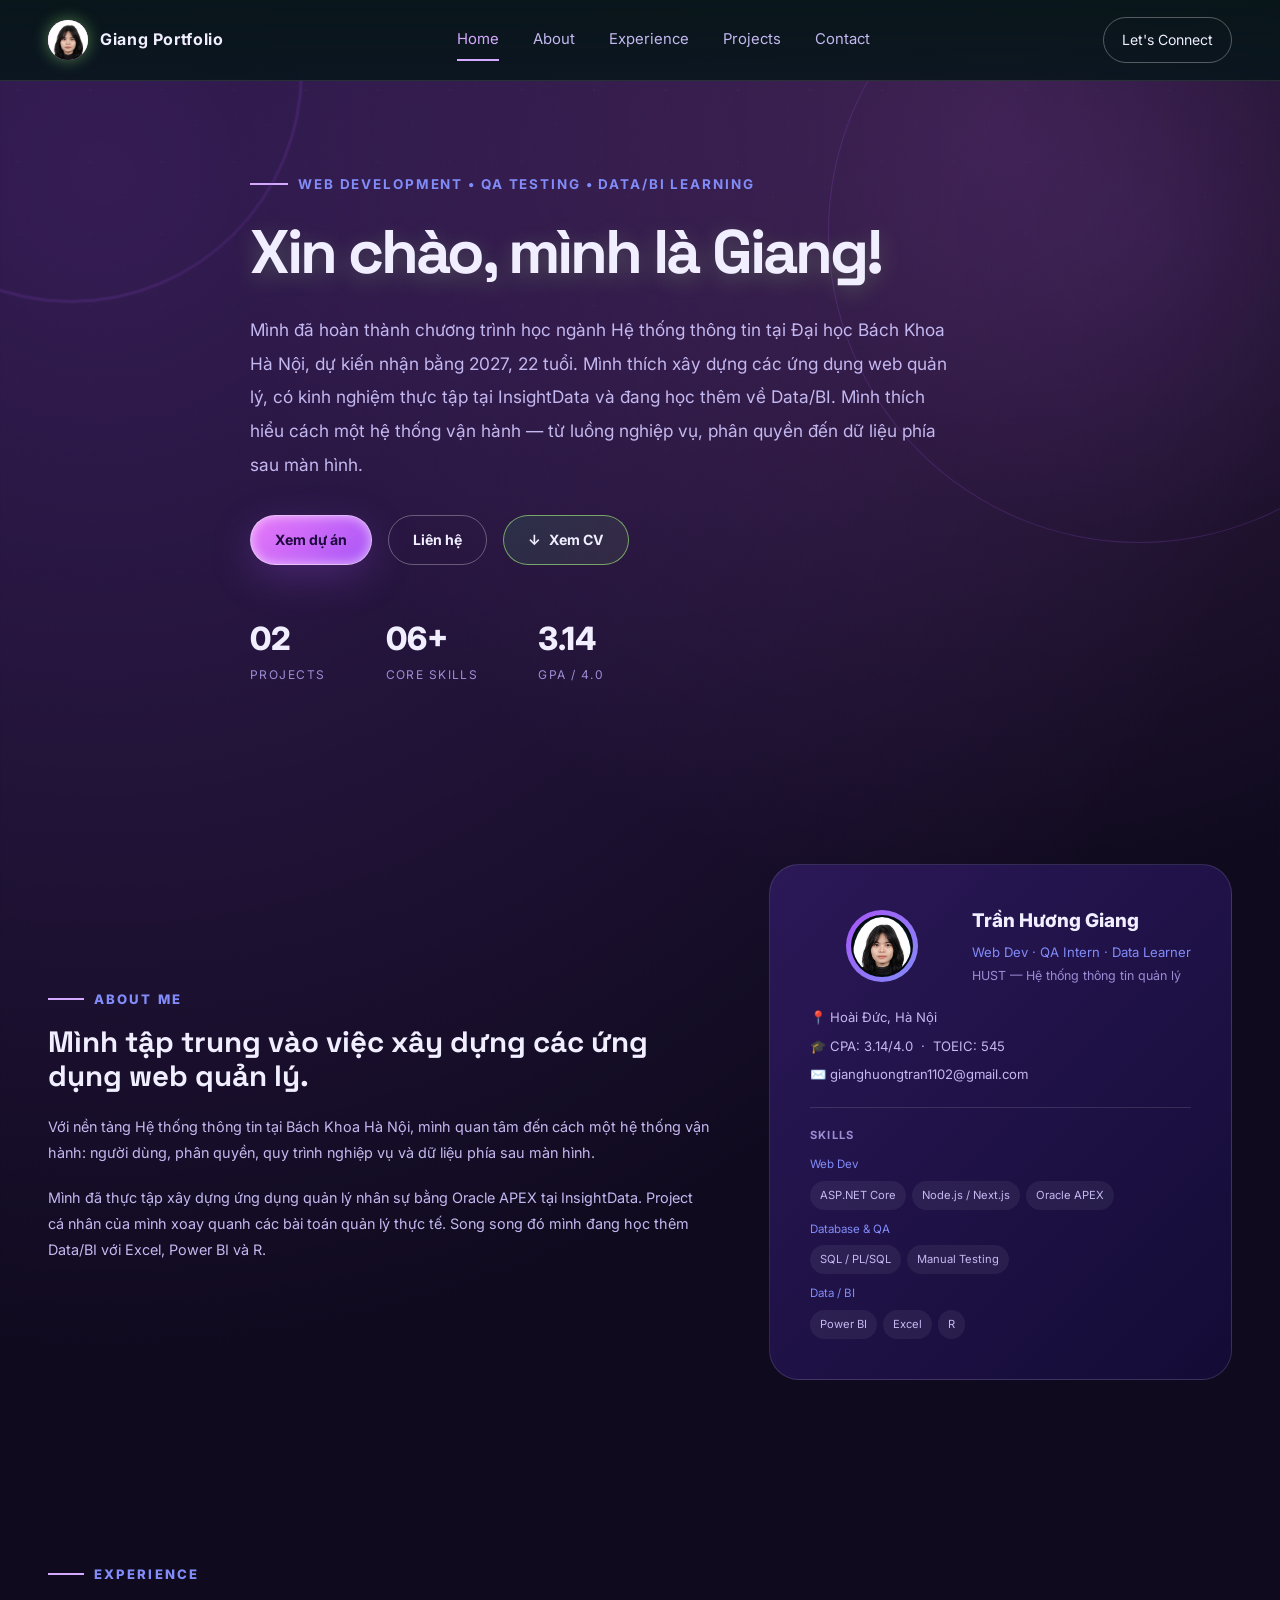
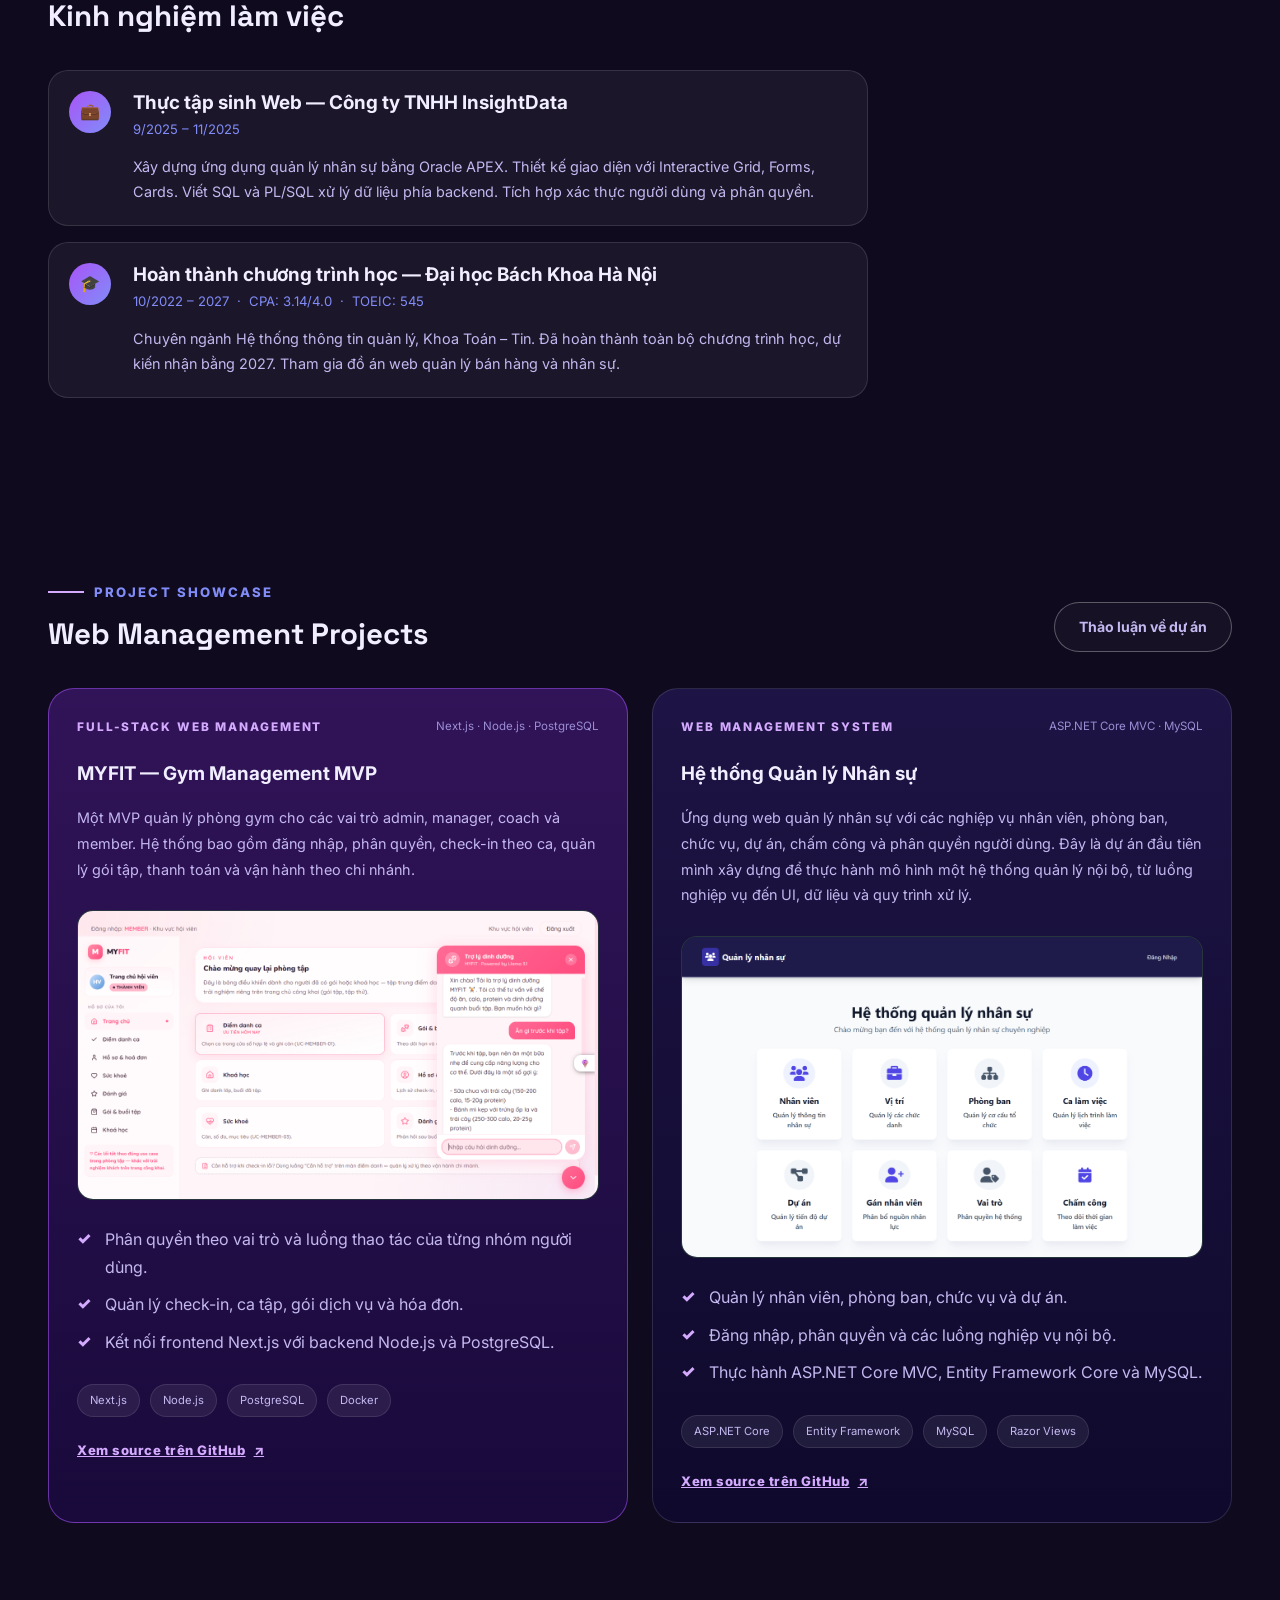
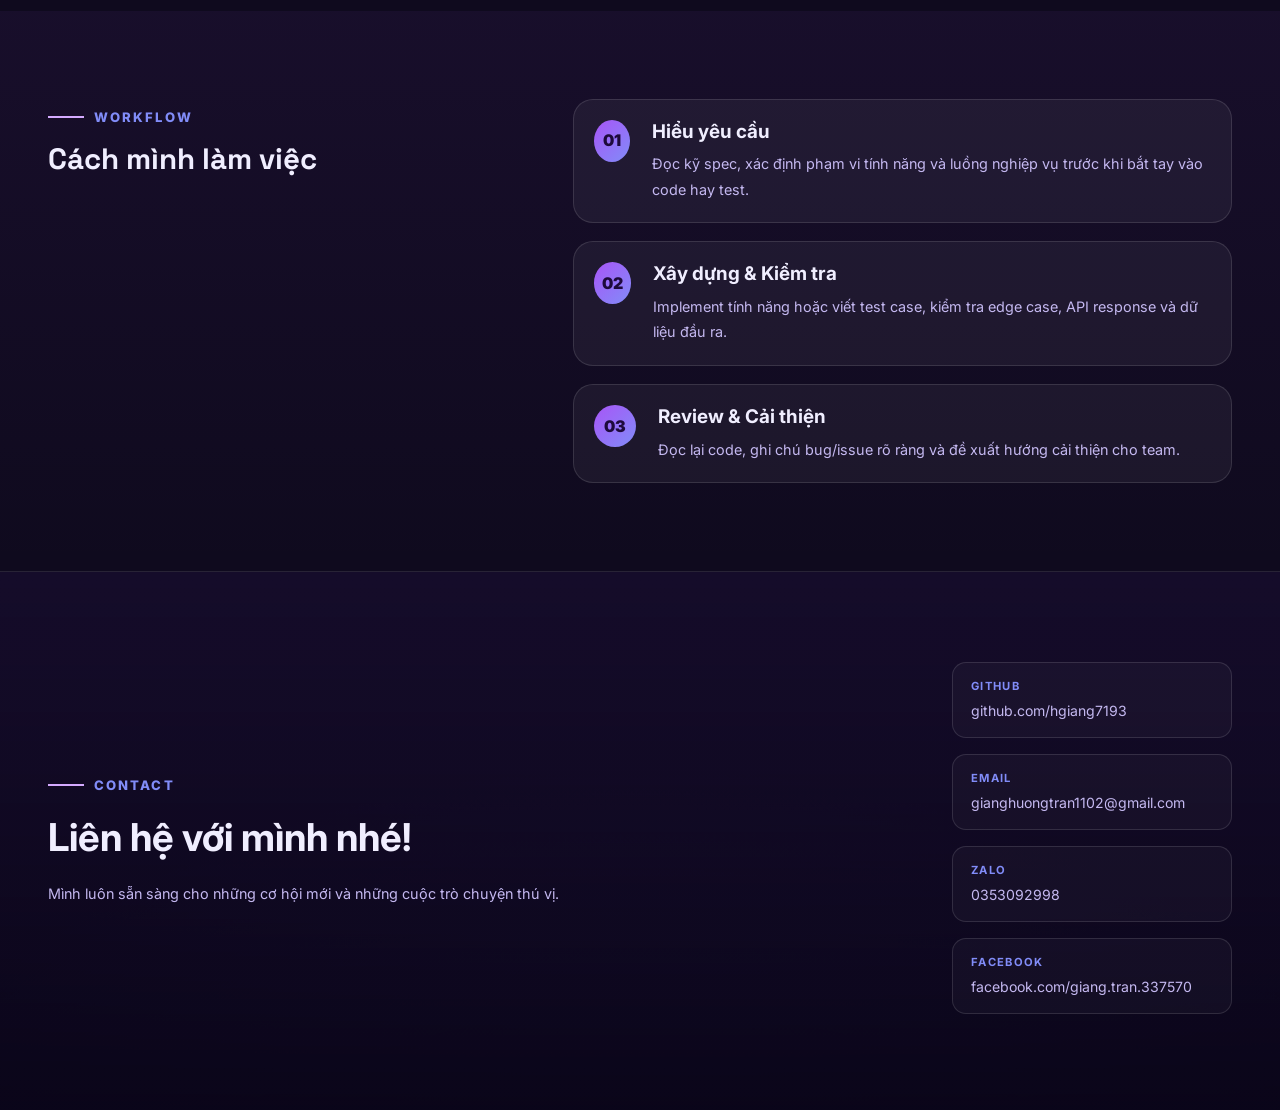
<file: index.html>
<!DOCTYPE html>
<html lang="vi">
<head>
    <meta charset="UTF-8" />
    <meta name="viewport" content="width=device-width, initial-scale=1.0" />
    <title>Trần Hương Giang | Dev & QA</title>
    <link rel="preconnect" href="https://fonts.googleapis.com">
    <link rel="preconnect" href="https://fonts.gstatic.com" crossorigin>
    <link href="https://fonts.googleapis.com/css2?family=Inter:wght@300;400;500;600;700;800&family=Space+Grotesk:wght@400;500;700&display=swap" rel="stylesheet">
    <link rel="stylesheet" href="styles.css" />
</head>
<body>
    <header class="topbar">
        <div class="container nav-wrapper">
            <a class="brand" href="#home">
                <span class="brand-icon">
                    <img src="assets/avatar.png" alt="Giang avatar" />
                </span>
                <span class="brand-text">Giang Portfolio</span>
            </a>
            <nav class="main-nav" aria-label="Main navigation">
                <a href="#home" class="active">Home</a>
                <a href="#about">About</a>
                <a href="#experience">Experience</a>
                <a href="#projects">Projects</a>
                <a href="#contact">Contact</a>
            </nav>
            <a class="nav-cta" href="#contact">Let's Connect</a>
        </div>
    </header>

    <section class="hero" id="home">
        <div class="container hero-grid hero-grid--solo">
            <div class="hero-copy">
                <div class="eyebrow">
                    <span></span>
                    Web Development • QA Testing • Data/BI Learning
                </div>
                <h1>Xin chào, mình là Giang!</h1>
                <p class="hero-description">
                    Mình đã hoàn thành chương trình học ngành Hệ thống thông tin tại Đại học Bách Khoa Hà Nội, dự kiến nhận bằng 2027, 22 tuổi. Mình thích xây dựng các ứng dụng web quản lý, có kinh nghiệm thực tập tại InsightData và đang học thêm về Data/BI. Mình thích hiểu cách một hệ thống vận hành — từ luồng nghiệp vụ, phân quyền đến dữ liệu phía sau màn hình.
                </p>
                <div class="hero-actions">
                    <a class="btn btn-primary" href="#projects">Xem dự án</a>
                    <a class="btn btn-secondary" href="#contact">Liên hệ</a>
                    <a class="btn btn-download" href="assets/tester.pdf" target="_blank" rel="noopener">
                        <span aria-hidden="true">↓</span> Xem CV
                    </a>
                </div>
                <div class="hero-metrics">
                    <article>
                        <span class="metric-number">02</span>
                        <span class="metric-label">Projects</span>
                    </article>
                    <article>
                        <span class="metric-number">06+</span>
                        <span class="metric-label">Core Skills</span>
                    </article>
                    <article>
                        <span class="metric-number">3.14</span>
                        <span class="metric-label">GPA / 4.0</span>
                    </article>
                </div>
            </div>
        </div>
    </section>

    <section class="section about" id="about">
        <div class="container two-columns">
            <div>
                <span class="section-kicker">About Me</span>
                <h2>Mình tập trung vào việc xây dựng các ứng dụng web quản lý.</h2>
                <p>
                    Với nền tảng Hệ thống thông tin tại Bách Khoa Hà Nội, mình quan tâm đến cách một hệ thống vận hành: người dùng, phân quyền, quy trình nghiệp vụ và dữ liệu phía sau màn hình.
                </p>
                <p>
                    Mình đã thực tập xây dựng ứng dụng quản lý nhân sự bằng Oracle APEX tại InsightData. Project cá nhân của mình xoay quanh các bài toán quản lý thực tế. Song song đó mình đang học thêm Data/BI với Excel, Power BI và R.
                </p>
            </div>
            <div class="profile-card">
                <div class="profile-card-inner">
                    <div style="display:flex; align-items:center; gap:18px;">
                        <div class="avatar-ring" style="width:72px;height:72px;min-width:72px;">
                            <div class="avatar" style="overflow:hidden;">
                                <img src="assets/avatar.png" alt="Trần Hương Giang" style="width:100%;height:100%;object-fit:cover;border-radius:50%;" />
                            </div>
                        </div>
                        <div>
                            <div style="font-size:1.18rem;font-weight:800;color:var(--text);">Trần Hương Giang</div>
                            <div style="font-size:0.82rem;color:var(--accent-3);margin-top:4px;">Web Dev · QA Intern · Data Learner</div>
                            <div style="font-size:0.78rem;color:var(--text-faint);margin-top:2px;">HUST — Hệ thống thông tin quản lý</div>
                        </div>
                    </div>

                    <div style="margin-top:20px;display:flex;flex-direction:column;gap:6px;font-size:0.82rem;color:var(--text-soft);">
                        <div>📍 Hoài Đức, Hà Nội</div>
                        <div>🎓 CPA: 3.14/4.0 &nbsp;·&nbsp; TOEIC: 545</div>
                        <div>✉️ gianghuongtran1102@gmail.com</div>
                    </div>

                    <div style="margin-top:22px;border-top:1px solid var(--line);padding-top:18px;">
                        <div style="font-size:0.7rem;font-weight:700;letter-spacing:0.1em;text-transform:uppercase;color:var(--text-faint);margin-bottom:10px;">Skills</div>
                        <div style="display:flex;flex-direction:column;gap:10px;">
                            <div>
                                <div style="font-size:0.72rem;color:var(--accent-3);margin-bottom:6px;">Web Dev</div>
                                <div style="display:flex;flex-wrap:wrap;gap:6px;">
                                    <span style="list-style:none;padding:5px 10px;background:rgba(255,255,255,0.06);border-radius:999px;font-size:0.7rem;color:var(--text-soft);">ASP.NET Core</span>
                                    <span style="list-style:none;padding:5px 10px;background:rgba(255,255,255,0.06);border-radius:999px;font-size:0.7rem;color:var(--text-soft);">Node.js / Next.js</span>
                                    <span style="list-style:none;padding:5px 10px;background:rgba(255,255,255,0.06);border-radius:999px;font-size:0.7rem;color:var(--text-soft);">Oracle APEX</span>
                                </div>
                            </div>
                            <div>
                                <div style="font-size:0.72rem;color:var(--accent-3);margin-bottom:6px;">Database & QA</div>
                                <div style="display:flex;flex-wrap:wrap;gap:6px;">
                                    <span style="padding:5px 10px;background:rgba(255,255,255,0.06);border-radius:999px;font-size:0.7rem;color:var(--text-soft);">SQL / PL/SQL</span>
                                    <span style="padding:5px 10px;background:rgba(255,255,255,0.06);border-radius:999px;font-size:0.7rem;color:var(--text-soft);">Manual Testing</span>
                                </div>
                            </div>
                            <div>
                                <div style="font-size:0.72rem;color:var(--accent-3);margin-bottom:6px;">Data / BI</div>
                                <div style="display:flex;flex-wrap:wrap;gap:6px;">
                                    <span style="padding:5px 10px;background:rgba(255,255,255,0.06);border-radius:999px;font-size:0.7rem;color:var(--text-soft);">Power BI</span>
                                    <span style="padding:5px 10px;background:rgba(255,255,255,0.06);border-radius:999px;font-size:0.7rem;color:var(--text-soft);">Excel</span>
                                    <span style="padding:5px 10px;background:rgba(255,255,255,0.06);border-radius:999px;font-size:0.7rem;color:var(--text-soft);">R</span>
                                </div>
                            </div>
                        </div>
                    </div>
                </div>
            </div>
        </div>
    </section>

    <section class="section experience" id="experience">
        <div class="container">
            <span class="section-kicker">Experience</span>
            <h2>Kinh nghiệm làm việc</h2>
            <div class="timeline" style="margin-top: 36px; max-width: 820px;">
                <article>
                    <span class="step-number" style="min-width:42px;">💼</span>
                    <div>
                        <h3>Thực tập sinh Web — Công ty TNHH InsightData</h3>
                        <p style="color: var(--accent-3); font-size: 0.82rem; margin-top: 4px;">9/2025 – 11/2025</p>
                        <p style="margin-top: 12px;">Xây dựng ứng dụng quản lý nhân sự bằng Oracle APEX. Thiết kế giao diện với Interactive Grid, Forms, Cards. Viết SQL và PL/SQL xử lý dữ liệu phía backend. Tích hợp xác thực người dùng và phân quyền.</p>
                    </div>
                </article>
                <article style="margin-top: 16px;">
                    <span class="step-number" style="min-width:42px;">🎓</span>
                    <div>
                        <h3>Hoàn thành chương trình học — Đại học Bách Khoa Hà Nội</h3>
                        <p style="color: var(--accent-3); font-size: 0.82rem; margin-top: 4px;">10/2022 – 2027 &nbsp;·&nbsp; CPA: 3.14/4.0 &nbsp;·&nbsp; TOEIC: 545</p>
                        <p style="margin-top: 12px;">Chuyên ngành Hệ thống thông tin quản lý, Khoa Toán – Tin. Đã hoàn thành toàn bộ chương trình học, dự kiến nhận bằng 2027. Tham gia đồ án web quản lý bán hàng và nhân sự.</p>
                    </div>
                </article>
            </div>
        </div>
    </section>

    <section class="section projects" id="projects">
        <div class="container">
            <div class="section-head">
                <div>
                    <span class="section-kicker">Project Showcase</span>
                    <h2>Web Management Projects</h2>
                </div>
                <a class="btn btn-ghost" href="#contact">Thảo luận về dự án</a>
            </div>

            <div class="project-grid">
                <article class="project-card featured">
                    <div class="project-top">
                        <span class="project-type">Full-stack Web Management</span>
                        <span class="project-date">Next.js · Node.js · PostgreSQL</span>
                    </div>
                    <h3>MYFIT — Gym Management MVP</h3>
                    <p>
                        Một MVP quản lý phòng gym cho các vai trò admin, manager, coach và member. Hệ thống bao gồm đăng nhập, phân quyền, check-in theo ca, quản lý gói tập, thanh toán và vận hành theo chi nhánh.
                    </p>
                    <div class="visual-card" style="min-height:200px;padding:0;overflow:hidden;border-radius:16px;">
                        <img src="assets/gymimagine.png" alt="MYFIT Gym Management screenshot" style="width:100%;height:100%;object-fit:cover;display:block;min-height:200px;" />
                    </div>
                    <ul class="feature-list">
                        <li>Phân quyền theo vai trò và luồng thao tác của từng nhóm người dùng.</li>
                        <li>Quản lý check-in, ca tập, gói dịch vụ và hóa đơn.</li>
                        <li>Kết nối frontend Next.js với backend Node.js và PostgreSQL.</li>
                    </ul>
                    <div class="skill-row">
                        <span>Next.js</span>
                        <span>Node.js</span>
                        <span>PostgreSQL</span>
                        <span>Docker</span>
                    </div>
                    <a class="project-link" href="https://github.com/hgiang7193/Gymmanagement-" target="_blank" rel="noopener">Xem source trên GitHub <span aria-hidden="true">↗</span></a>
                </article>

                <article class="project-card">
                    <div class="project-top">
                        <span class="project-type">Web Management System</span>
                        <span class="project-date">ASP.NET Core MVC · MySQL</span>
                    </div>
                    <h3>Hệ thống Quản lý Nhân sự</h3>
                    <p>
                        Ứng dụng web quản lý nhân sự với các nghiệp vụ nhân viên, phòng ban, chức vụ, dự án, chấm công và phân quyền người dùng. Đây là dự án đầu tiên mình xây dựng để thực hành mô hình một hệ thống quản lý nội bộ, từ luồng nghiệp vụ đến UI, dữ liệu và quy trình xử lý.
                    </p>
                    <div class="visual-card" style="min-height:200px;padding:0;overflow:hidden;border-radius:16px;">
                        <img src="assets/hrimagine.png" alt="HR Management System screenshot" style="width:100%;height:100%;object-fit:cover;display:block;min-height:200px;" />
                    </div>
                    <ul class="feature-list">
                        <li>Quản lý nhân viên, phòng ban, chức vụ và dự án.</li>
                        <li>Đăng nhập, phân quyền và các luồng nghiệp vụ nội bộ.</li>
                        <li>Thực hành ASP.NET Core MVC, Entity Framework Core và MySQL.</li>
                    </ul>
                    <div class="skill-row">
                        <span>ASP.NET Core</span>
                        <span>Entity Framework</span>
                        <span>MySQL</span>
                        <span>Razor Views</span>
                    </div>
                    <a class="project-link" href="https://github.com/hgiang7193/HRmanagement" target="_blank" rel="noopener">Xem source trên GitHub <span aria-hidden="true">↗</span></a>
                </article>
            </div>
        </div>
    </section>

    <section class="section process">
        <div class="container process-grid">
            <div>
                <span class="section-kicker">Workflow</span>
                <h2>Cách mình làm việc</h2>
            </div>
            <div class="timeline">
                <article>
                    <span class="step-number">01</span>
                    <div>
                        <h3>Hiểu yêu cầu</h3>
                        <p>Đọc kỹ spec, xác định phạm vi tính năng và luồng nghiệp vụ trước khi bắt tay vào code hay test.</p>
                    </div>
                </article>
                <article>
                    <span class="step-number">02</span>
                    <div>
                        <h3>Xây dựng & Kiểm tra</h3>
                        <p>Implement tính năng hoặc viết test case, kiểm tra edge case, API response và dữ liệu đầu ra.</p>
                    </div>
                </article>
                <article>
                    <span class="step-number">03</span>
                    <div>
                        <h3>Review & Cải thiện</h3>
                        <p>Đọc lại code, ghi chú bug/issue rõ ràng và đề xuất hướng cải thiện cho team.</p>
                    </div>
                </article>
            </div>
        </div>
    </section>

    <footer class="footer" id="contact">
        <div class="container footer-grid">
            <div>
                <span class="section-kicker">Contact</span>
                <h2>Liên hệ với mình nhé!</h2>
                <p class="footer-text">
                    Mình luôn sẵn sàng cho những cơ hội mới và những cuộc trò chuyện thú vị.
                </p>
            </div>
            <div class="contact-list">
                <a href="https://github.com/hgiang7193" target="_blank" rel="noopener">
                    <span class="contact-label">GitHub</span>
                    <span class="contact-value">github.com/hgiang7193</span>
                </a>
                <a href="mailto:gianghuongtran1102@gmail.com">
                    <span class="contact-label">Email</span>
                    <span class="contact-value">gianghuongtran1102@gmail.com</span>
                </a>
                <a href="https://zalo.me/0353092998" target="_blank" rel="noopener">
                    <span class="contact-label">Zalo</span>
                    <span class="contact-value">0353092998</span>
                </a>
                <a href="https://www.facebook.com/giang.tran.337570" target="_blank" rel="noopener">
                    <span class="contact-label">Facebook</span>
                    <span class="contact-value">facebook.com/giang.tran.337570</span>
                </a>
            </div>
        </div>
    </footer>
</body>
</html>
</file>
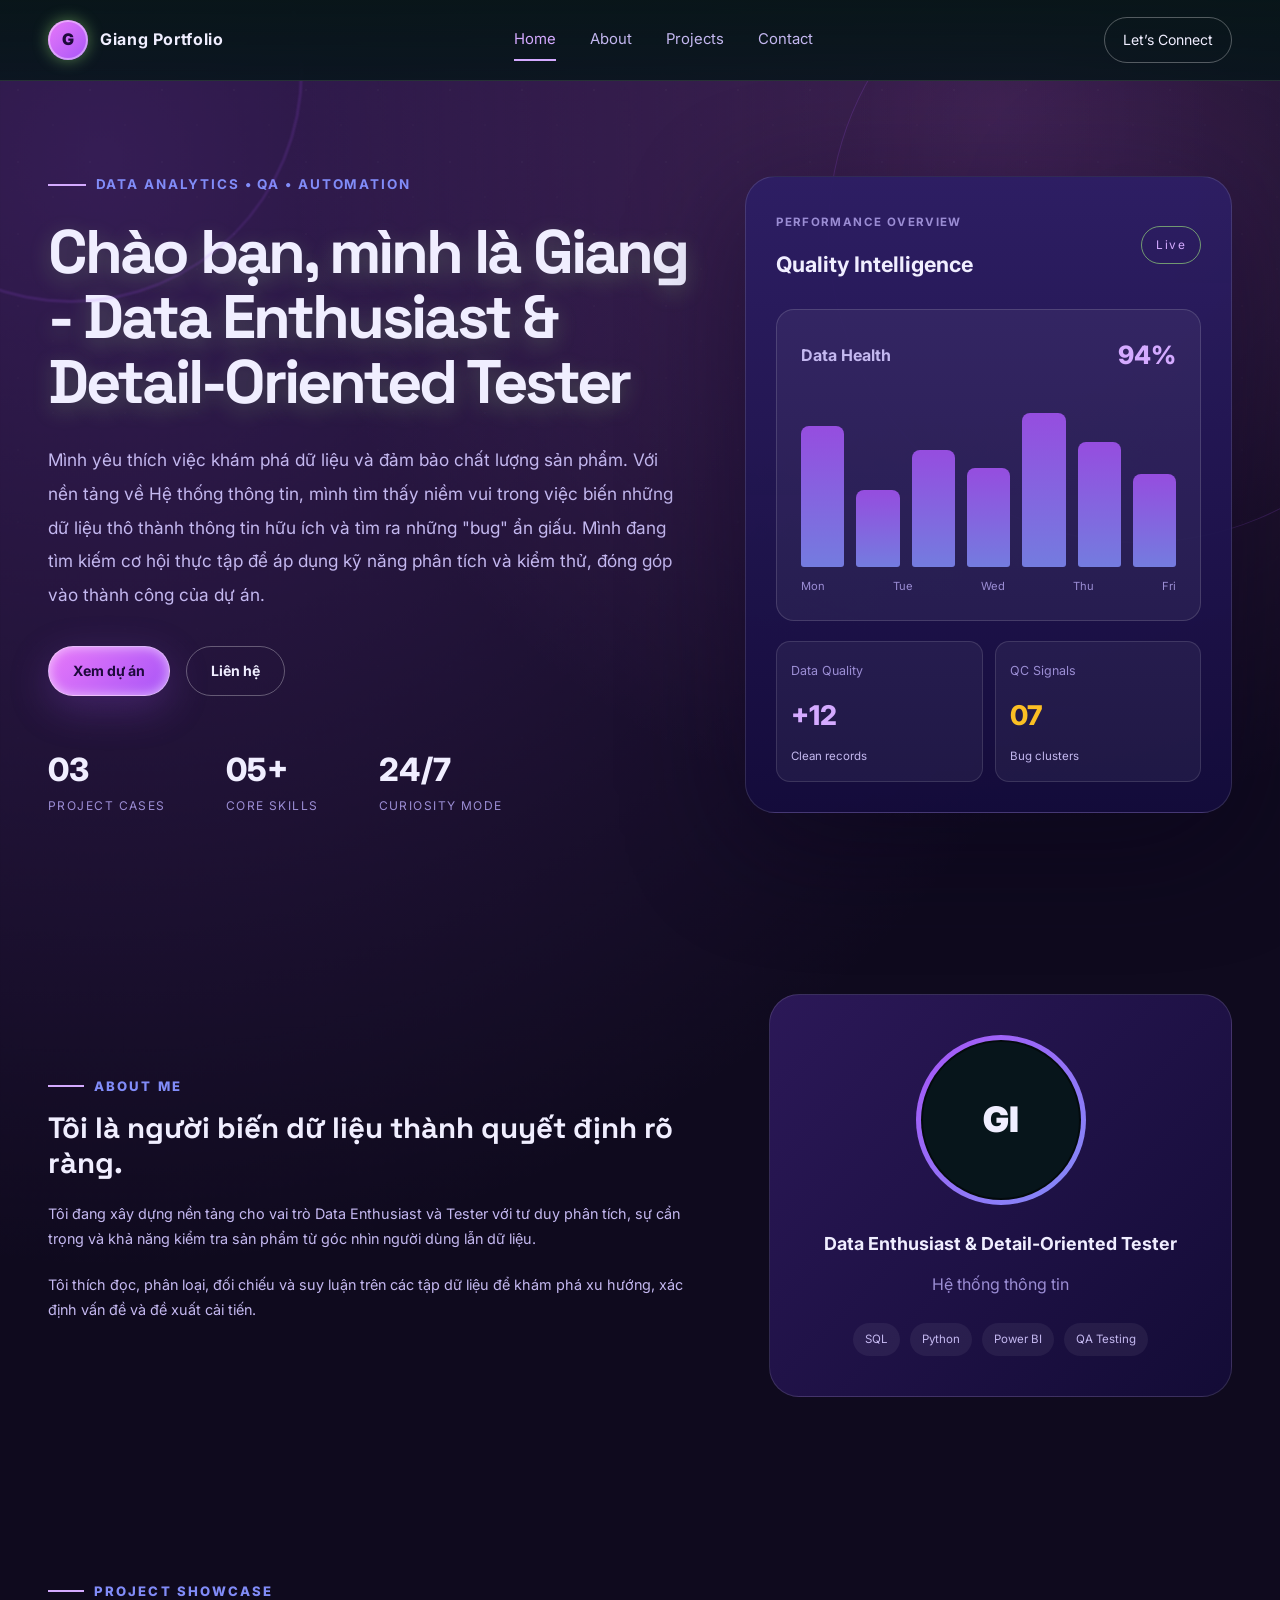
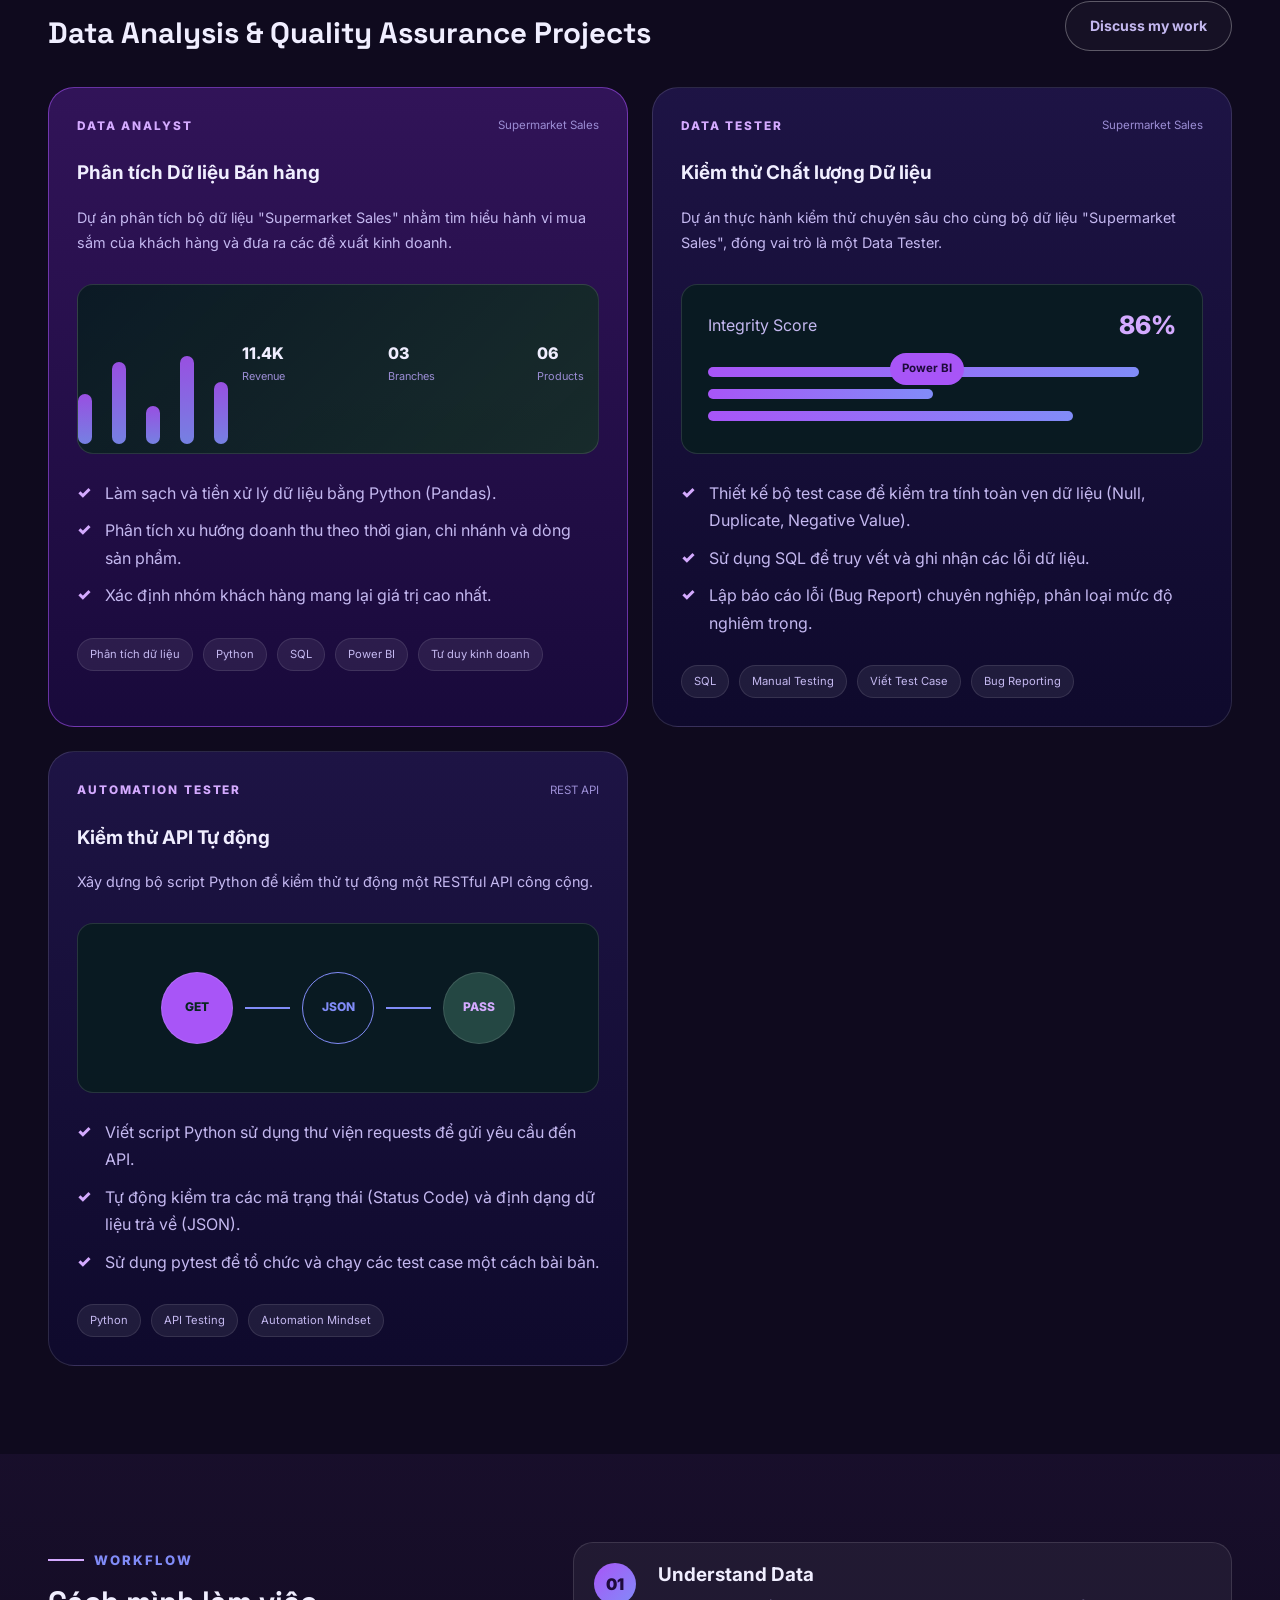
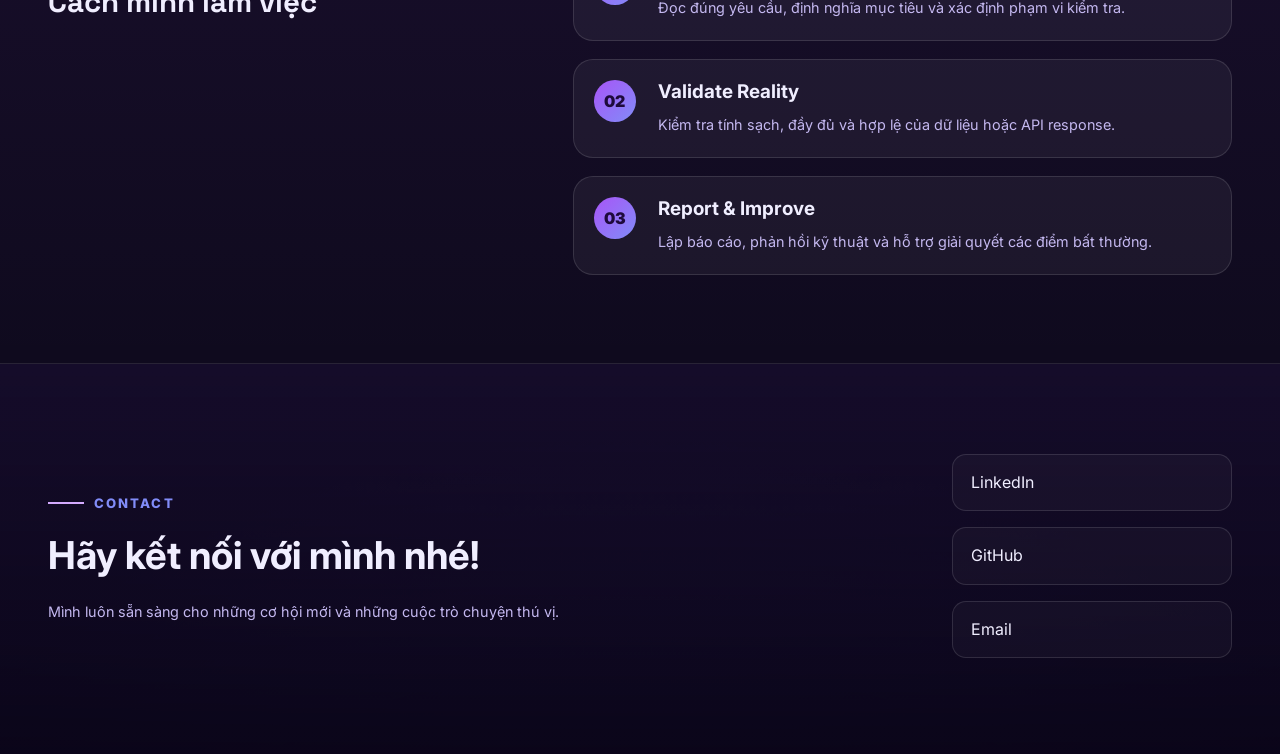
<file: page.html>
<!DOCTYPE html>
<html lang="vi">
<head>
    <meta charset="UTF-8" />
    <meta name="viewport" content="width=device-width, initial-scale=1.0" />
    <title>Giang | Data Enthusiast</title>
    <link rel="preconnect" href="https://fonts.googleapis.com">
    <link rel="preconnect" href="https://fonts.gstatic.com" crossorigin>
    <link href="https://fonts.googleapis.com/css2?family=Inter:wght@300;400;500;600;700;800&family=Space+Grotesk:wght@400;500;700&display=swap" rel="stylesheet">
    <link rel="stylesheet" href="styles.css" />
</head>
<body>
    <header class="topbar">
        <div class="container nav-wrapper">
            <a class="brand" href="#home">
                <span class="brand-icon">G</span>
                <span class="brand-text">Giang Portfolio</span>
            </a>
            <nav class="main-nav" aria-label="Main navigation">
                <a href="#home" class="active">Home</a>
                <a href="#about">About</a>
                <a href="#projects">Projects</a>
                <a href="#contact">Contact</a>
            </nav>
            <a class="nav-cta" href="#contact">Let’s Connect</a>
        </div>
    </header>

    <section class="hero" id="home">
        <div class="container hero-grid">
            <div class="hero-copy">
                <div class="eyebrow">
                    <span></span>
                    Data Analytics • QA • Automation
                </div>
                <h1>Chào bạn, mình là Giang - Data Enthusiast & Detail-Oriented Tester</h1>
                <p class="hero-description">
                    Mình yêu thích việc khám phá dữ liệu và đảm bảo chất lượng sản phẩm. Với nền tảng về Hệ thống thông tin, mình tìm thấy niềm vui trong việc biến những dữ liệu thô thành thông tin hữu ích và tìm ra những "bug" ẩn giấu. Mình đang tìm kiếm cơ hội thực tập để áp dụng kỹ năng phân tích và kiểm thử, đóng góp vào thành công của dự án.
                </p>
                <div class="hero-actions">
                    <a class="btn btn-primary" href="#projects">Xem dự án</a>
                    <a class="btn btn-secondary" href="#contact">Liên hệ</a>
                </div>
                <div class="hero-metrics">
                    <article>
                        <span class="metric-number">03</span>
                        <span class="metric-label">Project Cases</span>
                    </article>
                    <article>
                        <span class="metric-number">05+</span>
                        <span class="metric-label">Core Skills</span>
                    </article>
                    <article>
                        <span class="metric-number">24/7</span>
                        <span class="metric-label">Curiosity Mode</span>
                    </article>
                </div>
            </div>

            <aside class="hero-panel">
                <div class="analysis-frame">
                    <div class="panel-header">
                        <div>
                            <span class="small-label">Performance Overview</span>
                            <h3>Quality Intelligence</h3>
                        </div>
                        <span class="status-dot">Live</span>
                    </div>

                    <div class="chart-area">
                        <div class="chart-card">
                            <div class="chart-top">
                                <span>Data Health</span>
                                <span class="chart-value">94%</span>
                            </div>
                            <div class="bar-chart">
                                <div class="bar-wrap">
                                    <div class="bar-fill" style="height: 88%"></div>
                                </div>
                                <div class="bar-wrap">
                                    <div class="bar-fill" style="height: 48%"></div>
                                </div>
                                <div class="bar-wrap">
                                    <div class="bar-fill" style="height: 73%"></div>
                                </div>
                                <div class="bar-wrap">
                                    <div class="bar-fill" style="height: 62%"></div>
                                </div>
                                <div class="bar-wrap">
                                    <div class="bar-fill" style="height: 96%"></div>
                                </div>
                                <div class="bar-wrap">
                                    <div class="bar-fill" style="height: 78%"></div>
                                </div>
                                <div class="bar-wrap">
                                    <div class="bar-fill" style="height: 58%"></div>
                                </div>
                            </div>
                            <div class="axis-labels">
                                <span>Mon</span>
                                <span>Tue</span>
                                <span>Wed</span>
                                <span>Thu</span>
                                <span>Fri</span>
                            </div>
                        </div>
                    </div>

                    <div class="insights-grid">
                        <article>
                            <span class="insight-title">Data Quality</span>
                            <span class="insight-number positive">+12</span>
                            <span class="insight-copy">Clean records</span>
                        </article>
                        <article>
                            <span class="insight-title">QC Signals</span>
                            <span class="insight-number warning">07</span>
                            <span class="insight-copy">Bug clusters</span>
                        </article>
                    </div>
                </div>
            </aside>
        </div>
    </section>

    <section class="section about" id="about">
        <div class="container two-columns">
            <div>
                <span class="section-kicker">About Me</span>
                <h2>Tôi là người biến dữ liệu thành quyết định rõ ràng.</h2>
                <p>
                    Tôi đang xây dựng nền tảng cho vai trò Data Enthusiast và Tester với tư duy phân tích, sự cẩn trọng và khả năng kiểm tra sản phẩm từ góc nhìn người dùng lẫn dữ liệu.
                </p>
                <p>
                    Tôi thích đọc, phân loại, đối chiếu và suy luận trên các tập dữ liệu để khám phá xu hướng, xác định vấn đề và đề xuất cải tiến.
                </p>
            </div>
            <div class="profile-card">
                <div class="profile-card-inner">
                    <div class="avatar-ring">
                        <div class="avatar">
                            <span>GI</span>
                        </div>
                    </div>
                    <div class="profile-detail">
                        <span class="role">Data Enthusiast & Detail-Oriented Tester</span>
                        <span class="subrole">Hệ thống thông tin</span>
                        <ul class="tag-list">
                            <li>SQL</li>
                            <li>Python</li>
                            <li>Power BI</li>
                            <li>QA Testing</li>
                        </ul>
                    </div>
                </div>
            </div>
        </div>
    </section>

    <section class="section projects" id="projects">
        <div class="container">
            <div class="section-head">
                <div>
                    <span class="section-kicker">Project Showcase</span>
                    <h2>Data Analysis & Quality Assurance Projects</h2>
                </div>
                <a class="btn btn-ghost" href="#contact">Discuss my work</a>
            </div>

            <div class="project-grid">
                <article class="project-card featured">
                    <div class="project-top">
                        <span class="project-type">Data Analyst</span>
                        <span class="project-date">Supermarket Sales</span>
                    </div>
                    <h3>Phân tích Dữ liệu Bán hàng</h3>
                    <p>
                        Dự án phân tích bộ dữ liệu "Supermarket Sales" nhằm tìm hiểu hành vi mua sắm của khách hàng và đưa ra các đề xuất kinh doanh.
                    </p>
                    <div class="visual-card dashboard">
                        <div class="visual-header">
                            <span>Revenue Dashboard</span>
                            <span class="chip">Power BI</span>
                        </div>
                        <div class="visual-body">
                            <div class="line-analytics">
                                <span></span>
                                <span></span>
                                <span></span>
                                <span></span>
                                <span></span>
                            </div>
                        </div>
                        <div class="mini-metrics">
                            <div>
                                <span class="mini-number">11.4K</span>
                                <span class="mini-label">Revenue</span>
                            </div>
                            <div>
                                <span class="mini-number">03</span>
                                <span class="mini-label">Branches</span>
                            </div>
                            <div>
                                <span class="mini-number">06</span>
                                <span class="mini-label">Products</span>
                            </div>
                        </div>
                    </div>
                    <ul class="feature-list">
                        <li>Làm sạch và tiền xử lý dữ liệu bằng Python (Pandas).</li>
                        <li>Phân tích xu hướng doanh thu theo thời gian, chi nhánh và dòng sản phẩm.</li>
                        <li>Xác định nhóm khách hàng mang lại giá trị cao nhất.</li>
                    </ul>
                    <div class="skill-row">
                        <span>Phân tích dữ liệu</span>
                        <span>Python</span>
                        <span>SQL</span>
                        <span>Power BI</span>
                        <span>Tư duy kinh doanh</span>
                    </div>
                </article>

                <article class="project-card">
                    <div class="project-top">
                        <span class="project-type">Data Tester</span>
                        <span class="project-date">Supermarket Sales</span>
                    </div>
                    <h3>Kiểm thử Chất lượng Dữ liệu</h3>
                    <p>
                        Dự án thực hành kiểm thử chuyên sâu cho cùng bộ dữ liệu "Supermarket Sales", đóng vai trò là một Data Tester.
                    </p>
                    <div class="visual-card testing">
                        <div class="test-summary">
                            <div class="summary-row">
                                <span>Integrity Score</span>
                                <span class="chart-value">86%</span>
                            </div>
                            <div class="test-bars">
                                <span style="width: 92%"></span>
                                <span style="width: 48%"></span>
                                <span style="width: 78%"></span>
                            </div>
                        </div>
                    </div>
                    <ul class="feature-list">
                        <li>Thiết kế bộ test case để kiểm tra tính toàn vẹn dữ liệu (Null, Duplicate, Negative Value).</li>
                        <li>Sử dụng SQL để truy vết và ghi nhận các lỗi dữ liệu.</li>
                        <li>Lập báo cáo lỗi (Bug Report) chuyên nghiệp, phân loại mức độ nghiêm trọng.</li>
                    </ul>
                    <div class="skill-row">
                        <span>SQL</span>
                        <span>Manual Testing</span>
                        <span>Viết Test Case</span>
                        <span>Bug Reporting</span>
                    </div>
                </article>

                <article class="project-card">
                    <div class="project-top">
                        <span class="project-type">Automation Tester</span>
                        <span class="project-date">REST API</span>
                    </div>
                    <h3>Kiểm thử API Tự động</h3>
                    <p>
                        Xây dựng bộ script Python để kiểm thử tự động một RESTful API công cộng.
                    </p>
                    <div class="visual-card api">
                        <div class="api-network">
                            <span class="api-node api-primary">GET</span>
                            <span class="connector"></span>
                            <span class="api-node api-secondary">JSON</span>
                            <span class="connector"></span>
                            <span class="api-node api-success">PASS</span>
                        </div>
                    </div>
                    <ul class="feature-list">
                        <li>Viết script Python sử dụng thư viện requests để gửi yêu cầu đến API.</li>
                        <li>Tự động kiểm tra các mã trạng thái (Status Code) và định dạng dữ liệu trả về (JSON).</li>
                        <li>Sử dụng pytest để tổ chức và chạy các test case một cách bài bản.</li>
                    </ul>
                    <div class="skill-row">
                        <span>Python</span>
                        <span>API Testing</span>
                        <span>Automation Mindset</span>
                    </div>
                </article>
            </div>
        </div>
    </section>

    <section class="section process">
        <div class="container process-grid">
            <div>
                <span class="section-kicker">Workflow</span>
                <h2>Cách mình làm việc</h2>
            </div>
            <div class="timeline">
                <article>
                    <span class="step-number">01</span>
                    <div>
                        <h3>Understand Data</h3>
                        <p>Đọc đúng yêu cầu, định nghĩa mục tiêu và xác định phạm vi kiểm tra.</p>
                    </div>
                </article>
                <article>
                    <span class="step-number">02</span>
                    <div>
                        <h3>Validate Reality</h3>
                        <p>Kiểm tra tính sạch, đầy đủ và hợp lệ của dữ liệu hoặc API response.</p>
                    </div>
                </article>
                <article>
                    <span class="step-number">03</span>
                    <div>
                        <h3>Report & Improve</h3>
                        <p>Lập báo cáo, phản hồi kỹ thuật và hỗ trợ giải quyết các điểm bất thường.</p>
                    </div>
                </article>
            </div>
        </div>
    </section>

    <footer class="footer" id="contact">
        <div class="container footer-grid">
            <div>
                <span class="section-kicker">Contact</span>
                <h2>Hãy kết nối với mình nhé!</h2>
                <p class="footer-text">
                    Mình luôn sẵn sàng cho những cơ hội mới và những cuộc trò chuyện thú vị.
                </p>
            </div>
            <div class="contact-list">
                <a href="https://www.linkedin.com" target="_blank" rel="noopener">LinkedIn</a>
                <a href="https://github.com" target="_blank" rel="noopener">GitHub</a>
                <a href="mailto:giang@example.com">Email</a>
            </div>
        </div>
    </footer>
</body>
</html>
</file>
<file: styles.css>
* {
    margin: 0;
    padding: 0;
    box-sizing: border-box;
}

:root {
    --bg: #0f0a1e;
    --bg-soft: #16103a;
    --bg-elevated: #1e1650;
    --text: #f0eeff;
    --text-soft: #c4b8f0;
    --text-faint: #9b8dd4;
    --text-muted: #b8aedf;
    --line: rgba(255,255,255,0.12);
    --line-strong: rgba(255,255,255,0.30);
    --card: #1e1650;
    --card-2: #16103a;
    --accent: #d4aaff;
    --accent-2: #a855f7;
    --accent-3: #818cf8;
    --accent-hot: #e879f9;
    --orange: #fbbf24;
    --danger: #f87171;
    --shadow: rgba(10,5,30,0.45);
    --surface: rgba(255,255,255,0.06);

    --section-title-size: clamp(1.52rem, 2.3vw, 2rem);
    --section-title-line: 1.18;
    --section-kicker-size: 0.82rem;
    --section-h3-size: 1.18rem;
    --section-h3-line: 1.24;
    --section-h4-size: 1rem;
    --section-h4-line: 1.34;
    --section-body-size: 0.9rem;
    --section-body-line: 1.78;
    --section-body-color: var(--text-soft);
    --section-gap: 36px;
}

html {
    scroll-behavior: smooth;
}

body {
    font-family: "Inter", Arial, sans-serif;
    color: var(--text);
    background:
        radial-gradient(circle at 8% 4%, rgba(168, 85, 247, 0.25), transparent 28%),
        radial-gradient(circle at 78% 3%, rgba(232, 121, 249, 0.18), transparent 18%),
        radial-gradient(circle at 50% 118%, rgba(99, 102, 241, 0.22), transparent 22%),
        var(--bg);
    line-height: 1.7;
}

body::before {
    content: "";
    position: fixed;
    inset: -90px;
    pointer-events: none;
    background-image:
        radial-gradient(rgba(255,255,255,0.08) 1px, transparent 1px),
        radial-gradient(rgba(255,255,255,0.06) 1px, transparent 1px);
    background-position: 0 0, 35px 35px;
    background-size: 72px 72px, 72px 72px;
    opacity: 0.7;
    mask-image: linear-gradient(rgba(0,0,0,0.6), transparent);
}

body::after {
    content: "";
    position: fixed;
    width: 460px;
    height: 460px;
    left: -160px;
    top: -160px;
    border-radius: 50%;
    border: 1px solid rgba(168,85,247,0.45);
    filter: blur(1px);
    pointer-events: none;
}

.container {
    width: min(1200px, calc(100% - 96px));
    margin: 0 auto;
}

.topbar {
    position: sticky;
    top: 0;
    z-index: 99;
    backdrop-filter: blur(18px);
    background: linear-gradient(180deg, rgba(8, 22, 25, 0.98), rgba(7, 21, 27, 0.88));
    border-bottom: 1px solid var(--line);
}

.nav-wrapper {
    min-height: 80px;
    display: flex;
    align-items: center;
    justify-content: space-between;
}

.brand {
    text-decoration: none;
    color: var(--text);
    display: inline-flex;
    align-items: center;
    gap: 12px;
}

.brand-icon {
    width: 40px;
    height: 40px;
    border-radius: 50%;
    display: grid;
    place-items: center;
    background: linear-gradient(135deg, var(--accent-hot), var(--accent-2));
    color: #1e0a3c;
    font-weight: 900;
    box-shadow: inset 0 0 0 2px rgba(255,255,255,0.38), 0 0 16px rgba(172,255,130,0.43);
    overflow: hidden;
}

.brand-icon img {
    width: 100%;
    height: 100%;
    object-fit: cover;
}

.brand-text {
    font-weight: 700;
    letter-spacing: 0.04em;
}

.main-nav {
    display: flex;
    align-items: center;
    gap: 34px;
}

.main-nav a {
    color: var(--text-soft);
    text-decoration: none;
    font-size: 0.93rem;
    position: relative;
}

.main-nav a::after {
    content: "";
    position: absolute;
    left: 0;
    right: 0;
    bottom: -8px;
    height: 2px;
    transform: scaleX(0);
    transform-origin: left;
    background: var(--accent);
    transition: transform 0.2s ease;
}

.main-nav a.active,
.main-nav a:hover {
    color: var(--accent);
}

.main-nav a:hover::after,
.main-nav a.active::after {
    transform: scaleX(1);
}

.nav-cta {
    color: var(--text);
    text-decoration: none;
    border: 1px solid var(--line-strong);
    padding: 10px 18px;
    border-radius: 999px;
    font-size: 0.88rem;
    transition: all 0.2s ease;
}

.nav-cta:hover {
    background: var(--accent-2);
    color: #1e0a3c;
    border-color: var(--accent-2);
}

.hero {
    padding: 92px 0 90px;
    position: relative;
}

.hero::before {
    content: "";
    position: absolute;
    width: 620px;
    height: 620px;
    border-radius: 50%;
    top: -160px;
    right: -170px;
    border: 1px solid rgba(168,85,247,0.2);
    background: radial-gradient(circle, rgba(168,85,247,0.08), transparent 72%);
}

.hero-grid {
    display: grid;
    grid-template-columns: minmax(640px, 1.08fr) minmax(420px, 0.82fr);
    align-items: center;
    gap: 56px;
}

.hero-copy {
    max-width: 700px;
    animation: heroEntry 900ms ease-out both;
}

.hero-panel {
    min-height: 420px;
    animation: floatPanel 3600ms ease-in-out infinite;
}

.eyebrow {
    display: flex;
    align-items: center;
    gap: 10px;
    color: var(--accent-3);
    font-size: 0.84rem;
    font-weight: 700;
    letter-spacing: 0.14em;
    text-transform: uppercase;
}

.eyebrow span {
    display: inline-block;
    width: 38px;
    height: 2px;
    background: var(--accent);
}

.hero h1 {
    margin-top: 24px;
    font-family: "Space Grotesk", "Inter", sans-serif;
    font-weight: 700;
    font-size: clamp(2.8rem, 4.8vw, 4.28rem);
    line-height: 1.06;
    letter-spacing: -0.05em;
    text-shadow: 0 6px 22px rgba(172,255,130,0.23);
}

.hero-description {
    margin-top: 28px;
    font-size: 1.08rem;
    line-height: 1.95;
    color: var(--text-soft);
}

.hero-actions {
    margin-top: 34px;
    display: flex;
    align-items: center;
    gap: 16px;
}

.btn {
    display: inline-flex;
    align-items: center;
    justify-content: center;
    text-decoration: none;
    border-radius: 999px;
    padding: 12px 24px;
    font-weight: 700;
    font-size: 0.88rem;
    transition: transform 0.2s ease, background-color 0.2s ease, border-color 0.2s ease;
}

.btn:hover {
    transform: translateY(-2px);
}

.btn-primary {
    background: linear-gradient(135deg, var(--accent-hot), var(--accent-2));
    color: #1e0a3c;
    border: 1px solid rgba(255,255,255,0.55);
    box-shadow: inset 0 0 12px rgba(255,255,255,0.6), 0 12px 40px rgba(168,85,247,0.25);
}

.btn-secondary {
    border: 1px solid var(--line-strong);
    background: transparent;
    color: var(--text);
}

.btn-download {
    color: var(--text);
    border: 1px solid rgba(172,255,130,0.58);
    background: linear-gradient(135deg, rgba(54,213,122,0.12), rgba(172,255,130,0.08));
}

.btn-download span {
    margin-right: 8px;
    display: inline-block;
}

.btn-ghost {
    border: 1px solid var(--line-strong);
    background: rgba(255,255,255,0.03);
    color: var(--text-soft);
}

.hero-metrics {
    margin-top: 58px;
    display: flex;
    align-items: center;
    gap: 60px;
}

.hero-metrics article {
    display: flex;
    flex-direction: column;
}

.metric-number {
    font-size: 2rem;
    font-weight: 800;
    line-height: 1;
    color: var(--text);
}

.metric-label {
    margin-top: 10px;
    font-size: 0.75rem;
    color: var(--text-faint);
    text-transform: uppercase;
    letter-spacing: 0.12em;
}

.hero-panel {
    min-height: 420px;
}

.analysis-frame {
    position: relative;
    background: linear-gradient(180deg, rgba(45, 30, 100, 0.96), rgba(20, 12, 60, 0.95));
    border-radius: 30px;
    border: 1px solid var(--line);
    padding: 30px;
    box-shadow: 0 30px 120px var(--shadow);
}



.panel-header {
    display: flex;
    justify-content: space-between;
    align-items: center;
}

.panel-header h3 {
    margin-top: 12px;
    font-size: 1.34rem;
}

.small-label {
    font-size: 0.72rem;
    font-weight: 700;
    color: var(--text-faint);
    letter-spacing: 0.12em;
    text-transform: uppercase;
}

.status-dot {
    padding: 8px 14px;
    border-radius: 30px;
    color: var(--accent);
    border: 1px solid rgba(172,255,130,0.55);
    font-size: 0.74rem;
    letter-spacing: 0.12em;
}

.chart-area {
    margin-top: 26px;
}

.chart-card {
    background: rgba(255,255,255,0.05);
    border-radius: 18px;
    padding: 24px;
    border: 1px solid rgba(255,255,255,0.14);
}

.dashboard-image-wrap {
    margin-top: 20px;
    border-radius: 12px;
    overflow: hidden;
    border: 1px solid rgba(255,255,255,0.14);
    background: rgba(255,255,255,0.03);
}

.dashboard-image {
    width: 100%;
    height: 182px;
    object-fit: cover;
    display: block;
}

.chart-top {
    display: flex;
    align-items: center;
    justify-content: space-between;
}

.chart-top span:first-child {
    font-weight: 700;
    color: var(--text-soft);
}

.chart-value {
    font-size: 1.58rem;
    font-weight: 800;
    color: var(--accent);
}

.bar-chart {
    height: 160px;
    margin-top: 30px;
    display: flex;
    align-items: end;
    justify-content: space-between;
    gap: 12px;
}

.bar-wrap {
    flex: 1;
    height: 100%;
    display: flex;
    align-items: end;
}

.bar-fill {
    width: 100%;
    border-radius: 8px 8px 3px 3px;
    background: linear-gradient(180deg, var(--accent-2), var(--accent-3));
    opacity: 0.85;
}

.axis-labels {
    margin-top: 10px;
    display: flex;
    justify-content: space-between;
    color: var(--text-faint);
    font-size: 0.7rem;
}

.insights-grid {
    margin-top: 20px;
    display: grid;
    grid-template-columns: repeat(2, minmax(160px, auto));
    gap: 12px;
}

.insights-grid article {
    background: rgba(255,255,255,0.05);
    border-radius: 14px;
    padding: 14px;
    border: 1px solid var(--line);
}

.insight-title {
    font-size: 0.78rem;
    color: var(--text-faint);
}

.insight-number {
    display: block;
    font-size: 1.7rem;
    font-weight: 800;
    margin-top: 10px;
}

.insight-number.positive {
    color: var(--accent);
}

.insight-number.warning {
    color: var(--orange);
}

.insight-copy {
    display: block;
    margin-top: 8px;
    color: var(--text-soft);
    font-size: 0.72rem;
}

.section {
    padding: 88px 0;
}

.section-head {
    display: flex;
    align-items: end;
    justify-content: space-between;
    gap: 24px;
    margin-bottom: var(--section-gap);
}

.section h2 {
    margin-top: 14px;
    font-size: var(--section-title-size);
    line-height: var(--section-title-line);
    font-family: "Space Grotesk", "Inter", sans-serif;
}

.section h3 {
    font-size: var(--section-h3-size);
    line-height: var(--section-h3-line);
}

.section h4 {
    font-size: var(--section-h4-size);
    line-height: var(--section-h4-line);
}

.section p,
.section .timeline p,
.project-card p,
.about p,
.footer-text {
    font-size: var(--section-body-size);
    line-height: var(--section-body-line);
    color: var(--section-body-color);
}

.section-kicker {
    display: inline-flex;
    align-items: center;
    gap: 10px;
    color: var(--accent-3);
    font-weight: 800;
    text-transform: uppercase;
    letter-spacing: 0.16em;
    font-size: var(--section-kicker-size);
}

.section-kicker::before {
    content: "";
    width: 36px;
    height: 2px;
    background: var(--accent);
}

.about .two-columns {
    display: grid;
    grid-template-columns: minmax(560px, 1fr) minmax(320px, 0.7fr);
    align-items: center;
    gap: 60px;
}

.about p {
    color: var(--text-soft);
    margin-top: 20px;
    font-size: var(--section-body-size);
    line-height: var(--section-body-line);
}

.profile-card {
    min-height: 360px;
    display: grid;
    align-items: center;
}

.profile-card-inner {
    border-radius: 30px;
    padding: 40px;
    background: linear-gradient(135deg, rgba(45,25,90,0.96), rgba(20,12,55,0.96));
    border: 1px solid var(--line);
}

.avatar-ring {
    width: 170px;
    height: 170px;
    border-radius: 50%;
    padding: 5px;
    background: linear-gradient(135deg, var(--accent-2), var(--accent-3));
    margin: 0 auto;
}

.avatar {
    width: 100%;
    height: 100%;
    border-radius: 50%;
    background: #07151b;
    border: 2px solid rgba(0,0,0,0.5);
    display: grid;
    place-items: center;
}

.avatar span {
    font-size: 2.2rem;
    font-weight: 900;
    color: var(--text);
}

.profile-detail {
    margin-top: 24px;
    text-align: center;
}

.profile-detail .role {
    display: block;
    font-size: 1.12rem;
    font-weight: 700;
}

.profile-detail .subrole {
    display: inline-block;
    margin-top: 12px;
    color: var(--text-faint);
}

.tag-list {
    list-style: none;
    display: flex;
    flex-wrap: wrap;
    justify-content: center;
    gap: 10px;
    margin-top: 24px;
}

.tag-list li {
    padding: 7px 12px;
    background: rgba(255,255,255,0.06);
    border-radius: 999px;
    font-size: 0.72rem;
    color: var(--text-soft);
}

.project-grid {
    display: grid;
    grid-template-columns: repeat(2, minmax(300px, 1fr));
    gap: 24px;
}

.project-card {
    background: linear-gradient(180deg, rgba(30, 20, 70, 0.98), rgba(15, 10, 45, 0.98));
    border: 1px solid var(--line);
    border-radius: 26px;
    padding: 28px;
    min-height: 100%;
}

.project-card.featured {
    border-color: rgba(168,85,247,0.55);
    background: linear-gradient(180deg, rgba(50,20,90,0.98), rgba(25,10,60,0.98));
}

.project-top {
    display: flex;
    align-items: center;
    justify-content: space-between;
}

.project-type {
    display: inline-flex;
    align-items: center;
    color: var(--accent);
    font-size: 0.74rem;
    font-weight: 800;
    letter-spacing: 0.16em;
    text-transform: uppercase;
}

.project-date {
    font-size: 0.72rem;
    color: var(--text-faint);
}

.project-card h3 {
    margin-top: 25px;
    font-size: var(--section-h3-size);
    line-height: var(--section-h3-line);
}

.project-card p {
    margin-top: 20px;
    color: var(--text-soft);
    font-size: var(--section-body-size);
    line-height: var(--section-body-line);
}

.visual-card {
    margin-top: 28px;
    border-radius: 16px;
    background: rgba(8, 28, 31, 0.86);
    border: 1px solid var(--line);
    min-height: 170px;
    display: flex;
    align-items: center;
    justify-content: center;
    overflow: hidden;
}

.visual-card.dashboard {
    background:
        linear-gradient(135deg, transparent, rgba(172,255,130,0.08)),
        rgba(8, 28, 31, 0.86);
}

.visual-header {
    position: absolute;
}

.dashboard .visual-header {
    width: 100%;
    padding: 12px 14px;
    display: flex;
    justify-content: space-between;
    align-items: center;
    color: var(--text-soft);
    font-size: 0.72rem;
}

.chip {
    background: var(--accent-2);
    color: #1e0a3c;
    border-radius: 999px;
    padding: 6px 12px;
    font-weight: 700;
}

.visual-body {
    padding-top: 50px;
}

.line-analytics {
    height: 100px;
    display: flex;
    align-items: end;
    gap: 20px;
}

.line-analytics span {
    width: 14px;
    border-radius: 999px;
    background: linear-gradient(180deg, var(--accent-2), var(--accent-3));
    display: inline-block;
    opacity: 0.9;
}

.line-analytics span:nth-child(1) { height: 50px; }
.line-analytics span:nth-child(2) { height: 82px; }
.line-analytics span:nth-child(3) { height: 38px; }
.line-analytics span:nth-child(4) { height: 88px; }
.line-analytics span:nth-child(5) { height: 62px; }

.mini-metrics {
    width: 100%;
    padding: 0 14px 12px;
    display: flex;
    justify-content: space-between;
}

.mini-number {
    display: block;
    font-weight: 800;
}

.mini-label {
    display: block;
    font-size: 0.68rem;
    color: var(--text-faint);
}

.visual-card.testing .test-summary {
    width: 90%;
}

.summary-row {
    display: flex;
    align-items: center;
    justify-content: space-between;
    color: var(--text-soft);
}

.test-bars {
    margin-top: 20px;
}

.test-bars span {
    display: block;
    height: 10px;
    border-radius: 999px;
    background: linear-gradient(90deg, var(--accent-2), var(--accent-3));
    margin-bottom: 12px;
}

.api-network {
    display: flex;
    align-items: center;
    gap: 12px;
}

.api-node {
    width: 72px;
    height: 72px;
    border-radius: 50%;
    display: grid;
    place-items: center;
    font-size: 0.75rem;
    font-weight: 800;
    border: 1px solid var(--line);
}

.api-primary {
    background: var(--accent-2);
    color: #06271e;
}

.api-secondary {
    border-color: var(--accent-3);
    color: var(--accent-3);
}

.api-success {
    background: #244743;
    color: var(--accent);
}

.connector {
    width: 45px;
    height: 2px;
    background: var(--accent-3);
}

.feature-list {
    margin-top: 26px;
}

.feature-list li {
    list-style: none;
    position: relative;
    padding-left: 28px;
    margin-bottom: 10px;
    color: var(--text-soft);
    line-height: 1.72;
}

.feature-list li::before {
    content: "✓";
    position: absolute;
    left: 0;
    top: -1px;
    color: var(--accent);
    font-weight: 900;
}

.skill-row {
    margin-top: 28px;
    display: flex;
    align-items: center;
    flex-wrap: wrap;
    gap: 10px;
}

.project-link {
    display: inline-flex;
    align-items: center;
    gap: 8px;
    width: fit-content;
    margin-top: 22px;
    color: var(--accent);
    font-size: 0.82rem;
    font-weight: 800;
    letter-spacing: 0.04em;
}

.project-link:hover,
.project-link:focus-visible {
    color: var(--accent-2);
}

.skill-row span {
    display: inline-flex;
    align-items: center;
    padding: 6px 12px;
    border-radius: 999px;
    font-size: 0.7rem;
    background: rgba(255,255,255,0.07);
    color: var(--text-soft);
    border: 1px solid rgba(255,255,255,0.1);
}

.process {
    background: linear-gradient(180deg, rgba(168,85,247,0.06), transparent);
}

.process-grid {
    display: grid;
    grid-template-columns: minmax(300px, 0.72fr) minmax(560px, 1fr);
    gap: 50px;
}

.process .timeline {
    display: flex;
    flex-direction: column;
    gap: 18px;
}

.timeline article {
    display: flex;
    gap: 22px;
    align-items: start;
    padding: 20px;
    border-radius: 20px;
    background: rgba(255,255,255,0.05);
    border: 1px solid var(--line);
}

.step-number {
    width: 42px;
    height: 42px;
    border-radius: 50%;
    background: linear-gradient(135deg, var(--accent-2), var(--accent-3));
    color: #1e0a3c;
    display: grid;
    place-items: center;
    font-weight: 900;
}

.timeline h3 {
    font-size: var(--section-h3-size);
    line-height: var(--section-h3-line);
}

.timeline p {
    margin-top: 8px;
    color: var(--text-soft);
    font-size: var(--section-body-size);
    line-height: var(--section-body-line);
}

.footer {
    padding: 90px 0 96px;
    background: linear-gradient(180deg, rgba(30,15,60,0.4), rgba(10,5,25,0.98));
    border-top: 1px solid var(--line);
}

.footer-grid {
    display: flex;
    justify-content: space-between;
    align-items: center;
}

.footer h2 {
    margin-top: 20px;
    font-size: clamp(2rem, 3vw, 2.85rem);
    line-height: 1.14;
}

.footer-text {
    margin-top: 20px;
    color: var(--text-soft);
    line-height: 1.98;
}

.contact-list {
    display: flex;
    align-items: center;
    gap: 22px;
}

.contact-list a {
    color: var(--text);
    text-decoration: none;
    border-bottom: 1px solid transparent;
}

.contact-list a:hover {
    color: var(--accent);
    border-color: var(--accent);
}

@keyframes heroEntry {
  from {
    opacity: 0;
    transform: translateY(20px);
  }
  to {
    opacity: 1;
    transform: translateY(0);
  }
}

@keyframes floatPanel {
  50% {
    transform: translateY(-10px);
  }
}

@media (max-width: 1000px) {
    .container {
        width: min(1200px, calc(100% - 48px));
    }

    .hero-grid,
    .about .two-columns,
    .process-grid,
    .project-grid {
        grid-template-columns: 1fr;
    }

    .hero {
        padding-top: 54px;
    }

    .hero-copy {
        max-width: none;
    }

    .hero-grid {
        gap: 34px;
    }

    .hero h1 {
        font-size: clamp(2.48rem, 6vw, 4rem);
    }

    .hero-metrics {
        flex-wrap: wrap;
        gap: 36px;
    }

    .footer-grid {
        align-items: flex-start;
        flex-direction: column;
        gap: 36px;
    }

    .contact-list {
        flex-wrap: wrap;
    }

    .project-grid {
        grid-template-columns: 1fr;
    }
}

@media (max-width: 640px) {
    .nav-wrapper {
        min-height: auto;
        padding: 20px 0;
        flex-wrap: wrap;
    }

    .brand {
        width: 100%;
        justify-content: center;
    }

    .main-nav {
        order: 2;
        width: 100%;
        justify-content: center;
        gap: 20px;
        flex-wrap: wrap;
    }

    .nav-cta {
        margin-top: 14px;
    }

    .hero {
        padding-top: 36px;
    }

    .hero-actions {
        align-items: stretch;
        flex-direction: column;
    }

    .hero-actions .btn {
        width: 100%;
    }

    .section-head {
        align-items: flex-start;
        flex-direction: column;
    }

    .project-card {
        padding: 22px;
    }

    .analysis-frame {
        padding: 24px;
    }

    .hero-metrics {
        align-items: flex-start;
        flex-direction: column;
        gap: 24px;
    }

    .section {
        padding: 58px 0;
    }

    .footer {
        padding: 62px 0;
    }
}

.contact-list {
    display: flex;
    flex-direction: column;
    gap: 16px;
}

.contact-list a {
    display: flex;
    flex-direction: column;
    gap: 3px;
    color: var(--text);
    text-decoration: none;
    padding: 14px 18px;
    border-radius: 14px;
    border: 1px solid var(--line);
    background: rgba(255,255,255,0.03);
    transition: border-color 0.2s, background 0.2s;
    min-width: 280px;
}

.contact-list a:hover {
    border-color: var(--accent);
    background: rgba(172,255,130,0.05);
    color: var(--text);
}

.contact-label {
    font-size: 0.7rem;
    font-weight: 700;
    text-transform: uppercase;
    letter-spacing: 0.12em;
    color: var(--accent-3);
}

.contact-value {
    font-size: 0.88rem;
    color: var(--text-soft);
}

.hero-grid--solo {
    display: block;
    max-width: 780px;
}
</file>
